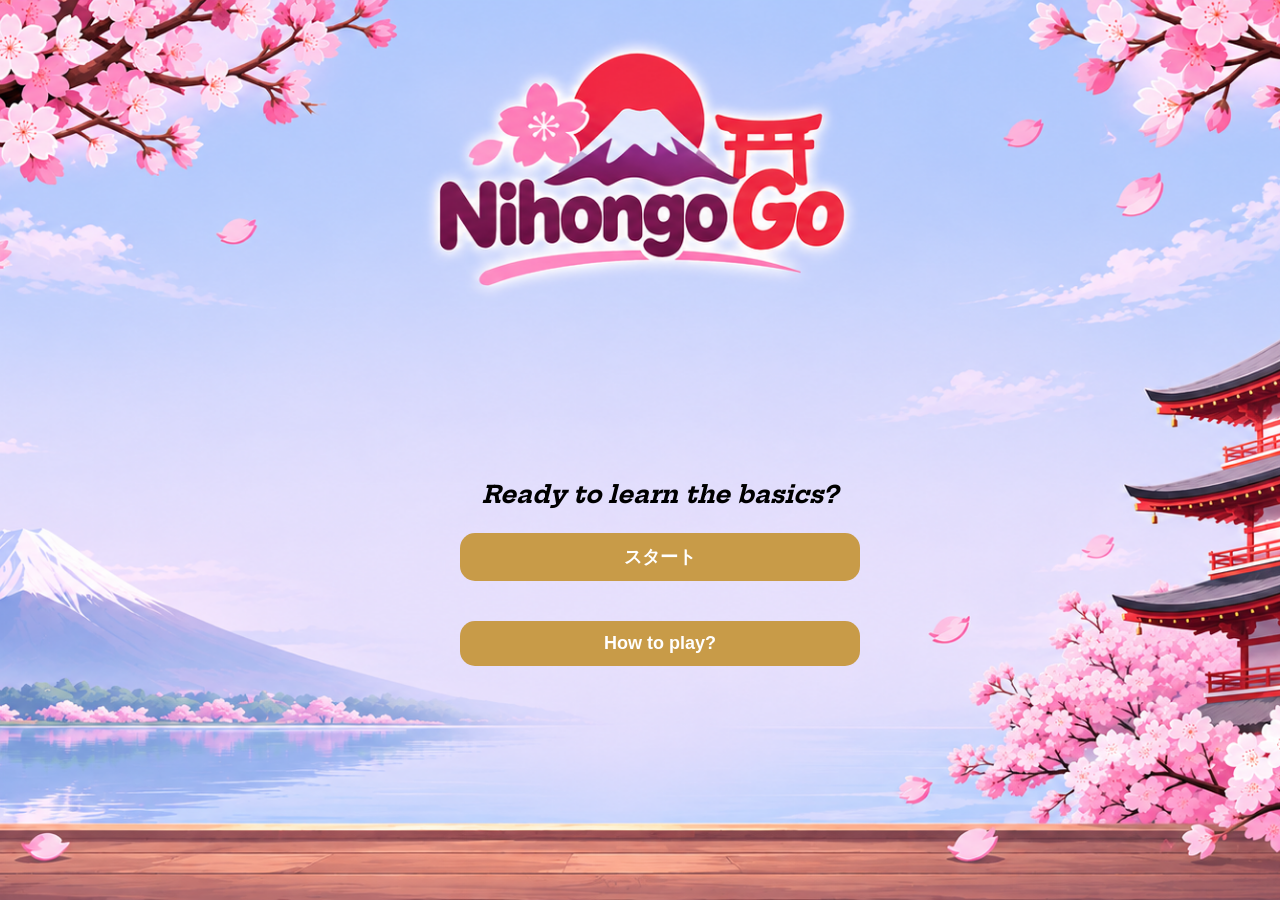
<file: index.html>
<!DOCTYPE html>
<html lang="en">
<head>
    <meta charset="UTF-8">
    <meta name="viewport" content="width=device-width, initial-scale=1.0">
    <title>Nihongo go</title>
    <link rel="stylesheet" href="style.css">
    <link rel="preconnect" href="https://fonts.googleapis.com">
    <link rel="icon" type="png" href="assets/cube.png">
    <script src="script.js" defer></script>
    <link rel="preconnect" href="https://fonts.gstatic.com" crossorigin>
    <link href="https://fonts.googleapis.com/css2?family=Hepta+Slab:wght@1..900&display=swap" rel="stylesheet">
</head>

<!-- made audio element -->
<!-- <audio autoplay id="bg-music" loop>
    <source src="./assets/Study_Relax.mp3" type="audio/mp3">
</audio> -->

<body>
    <section id="home-page">
        <main class="home-container">
            <div class="button-container">         
                <h2><i>Ready to learn the basics?</i></h2>
                <a href="index2.html" class="startbtn"><button><b>スタート</b></button></a>
                <br>
                <br>
                <button class="how"><b>How to play?</b></button>

                <div class="how popup hidden" id="how-popup">

                    <div class="how-box">
                        <button id="close-how" class="close-how">x</button>
                        <h2>How to Play</h2>
                        <p>Welcome to Nihongo GO test!</p>
                        <p>Answer 10 questions of basic japanese words</p>
                        <p>Use 'Next' to move to the next question and 'Back' to return to the previous one</p>
                        <p>If you scored 6 and above you will pass and you will have different questions! But if you got 5 and less you will fail and review.</p>
                        <p>がんばって! Good luck!</p>
                    </div>
                </div>
            </div>
        </main>
    </section> 
</body>
</html>
</file>
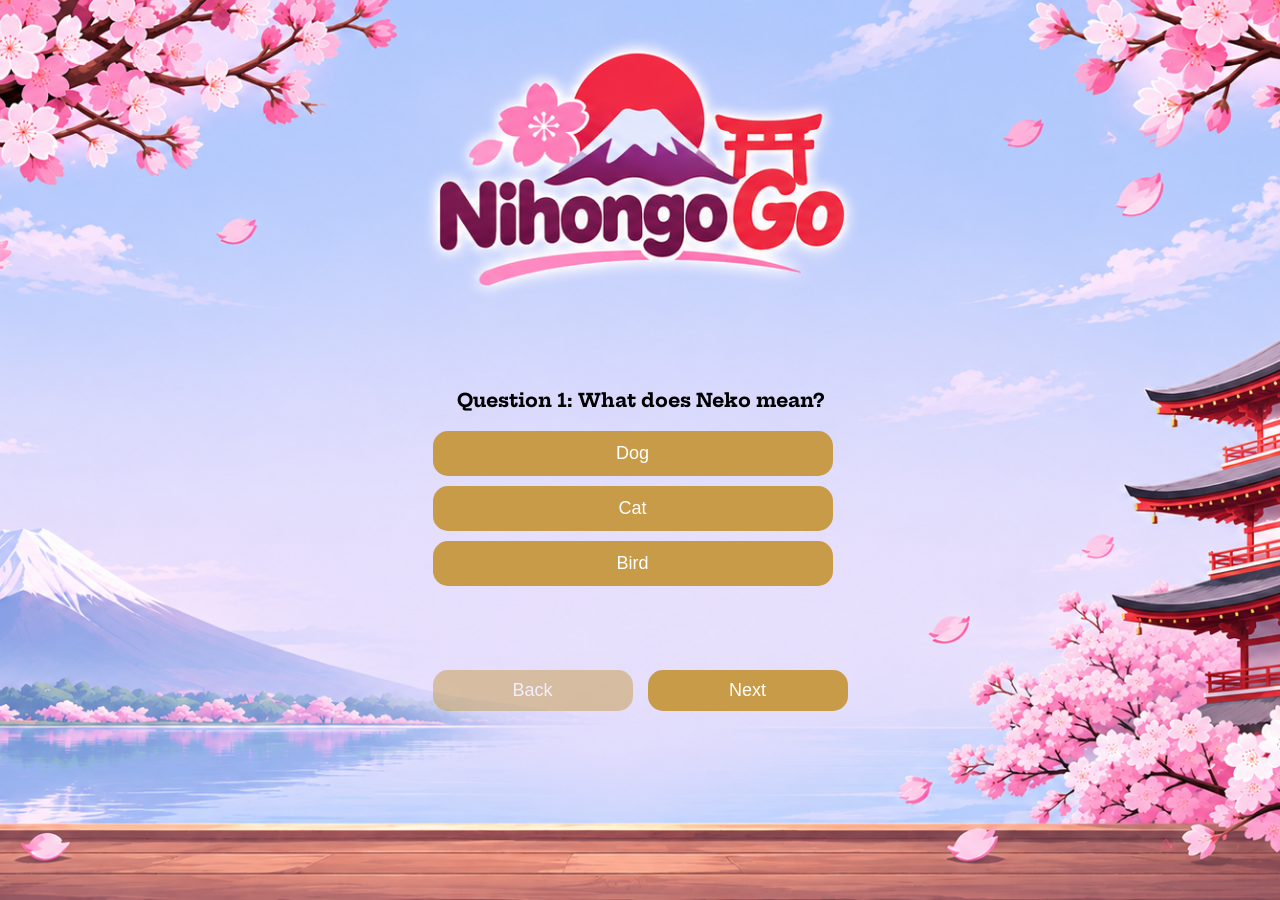
<file: index2.html>
<!DOCTYPE html>
<html lang="en">
<head>
    <meta charset="UTF-8">
    <meta name="viewport" content="width=device-width, initial-scale=1.0">
    <title>Nihongo go</title>

    <link rel="stylesheet" href="style.css">
    <script src="script.js" defer></script>
    <link rel="preconnect" href="https://fonts.googleapis.com">
    <link rel="preconnect" href="https://fonts.gstatic.com" crossorigin>

    <link rel="icon" type="image/png" href="assets/cube.png">

    <link href="https://fonts.googleapis.com/css2?family=Hepta+Slab:wght@1..900&display=swap" rel="stylesheet">
</head>

<!-- <audio autoplay id="bg-music" loop>
    <source src="./assets/桜の季節.mp3" type="audio/mp3">
</audio> -->

<body>

    <main>
        <section id="quiz-page">

            <div class="question">
                <h3>Question 1: What does Neko mean?</h3>

                <div class="options">
                    <button type="button">Dog</button>
                    <button type="button">Cat</button>
                    <button type="button">Bird</button>
                </div>
            </div>

            <div class="question hidden">
                <h3>Question 2: Arigatou means Thank you.</h3>

                <div class="options">
                    <button type="button">True</button>
                    <button type="button">False</button>
                </div>
            </div>

            <div class="question hidden">
                <h3>Question 3: How do you say "Good Morning"?</h3>

                <div class="options">
                    <button type="button">Konbanwa</button>
                    <button type="button">Ohayou</button>
                    <button type="button">Sayounara</button>
                </div>
            </div>

            <div class="question hidden">
                <h3>Question 4: How to say "Yes"?</h3>

                <div class="options">
                    <button type="button">Hai</button>
                    <button type="button">iie</button>
                    <button type="button">Kami</button>
                </div>
            </div>

            <div class="question hidden">
                <h3>Question 5: Mizu means a drink, but what is it?</h3>

                <div class="options">
                    <button type="button">Soda</button>
                    <button type="button">Milk</button>
                    <button type="button">Water</button>
                </div>
            </div>

            <div class="question hidden">
                <h3>Question 6: what is the Kanji letter for "Nihon"?</h3>

                <div class="options">
                    <button type="button">さくら</button>
                    <button type="button">日本</button>
                    <button type="button">東京</button>
                </div>
            </div>

            <div class="question hidden">
                <h3>Question 7: How do you say "Teacher" or "Professor"?</h3>

                <div class="options">
                    <button type="button">Samurai</button>
                    <button type="button">Sora</button>
                    <button type="button">Sensei</button>
                </div>
            </div>

            <div class="question hidden">
                <h3>Question 8: "O genki desu ka?" means "I don't know"</h3>

                <div class="options">
                    <button type="button">True</button>
                    <button type="button">False</button>
                </div>
            </div>

            <div class="question hidden">
                <h3>Question 9: "Sumimasen" means "goodbye".</h3>

                <div class="options">
                    <button type="button">True</button>
                    <button type="button">False</button>
                </div>
            </div>

            <div class="question hidden">
                <h3>Question 10: "Mata Ashita" means "See you tomorrow".</h3>

                <div class="options">
                    <button type="button">True</button>
                    <button type="button">False</button>
                </div>
            </div>
            <br>
            <br>   
            <br>
        <div class="nav-buttons">
            <button type="button" id="backbtn">Back</button>
            <button type="button" id="nextbtn">Next</button>
        </div>

        </section>
    </main>

</body>
</html>
</file>
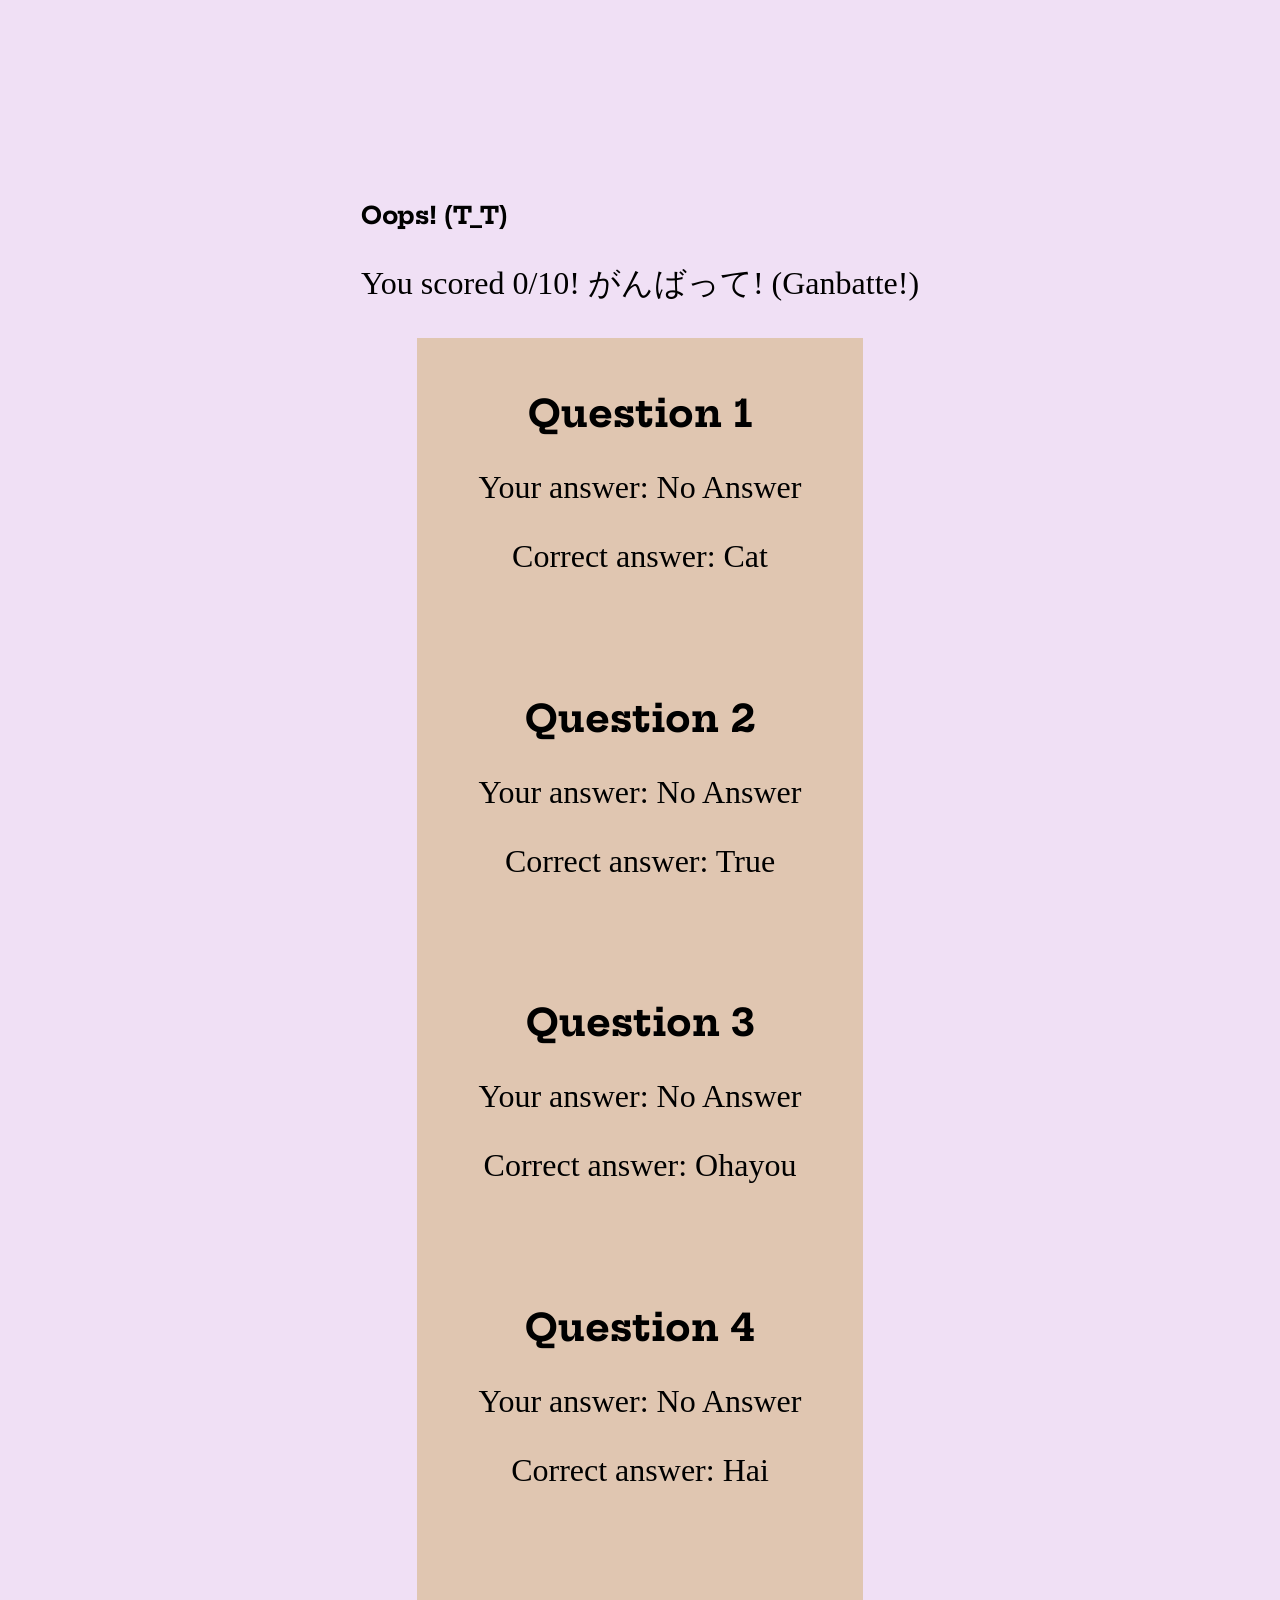
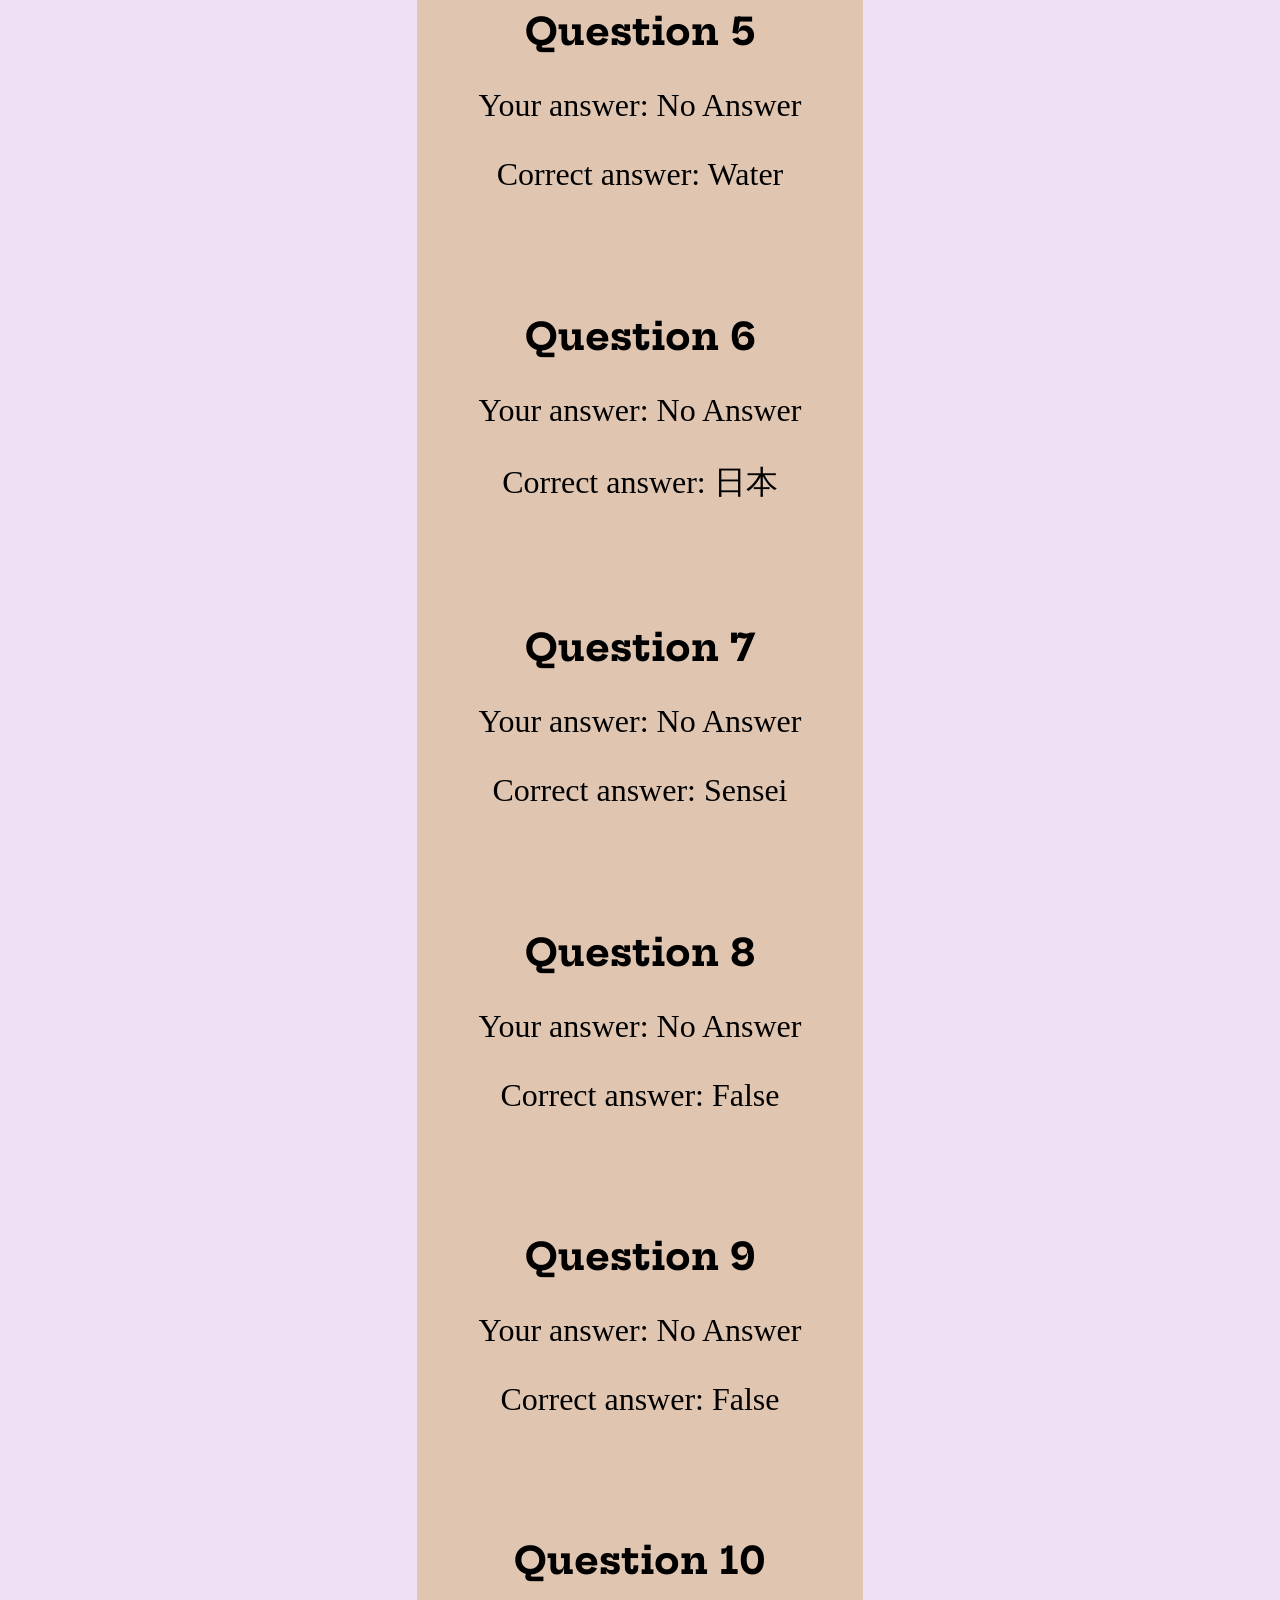
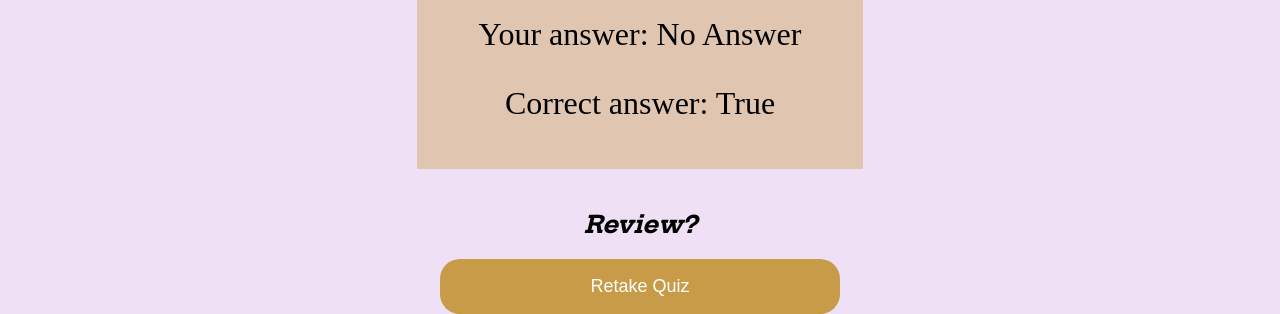
<file: index3.html>
<!DOCTYPE html>
<html lang="en">
<head>
    <meta charset="UTF-8">
    <meta name="viewport" content="width=device-width, initial-scale=1.0">
    <title>Nihongo go</title>
    <link rel="stylesheet" href="style.css">
    <link rel="preconnect" href="https://fonts.googleapis.com">
    <link rel="icon" type="png" href="assets/cube.png">
    <script src="script.js" defer></script>
    <link rel="preconnect" href="https://fonts.gstatic.com" crossorigin>
    <link href="https://fonts.googleapis.com/css2?family=Hepta+Slab:wght@1..900&display=swap" rel="stylesheet">
</head>

<body class="result">
    <main>
        <section id="result-page">
            <div class="result-container">
                <h2 id="result-title"></h2>
                <p id="result-message"></p>
                <div id="review-list"></div>
            </div>

            <div class="button-container">         
                <h2><i>Review?</i></h2>
                <button id="play-again" class="startbtn"><b>Retake Quiz</b></button>
                <!-- <a href="index2.html" class="startbtn"><button><b>Play Again</b></button></a> -->
            </div>
        </section>
    </main> 
</body>
</html>
</file>
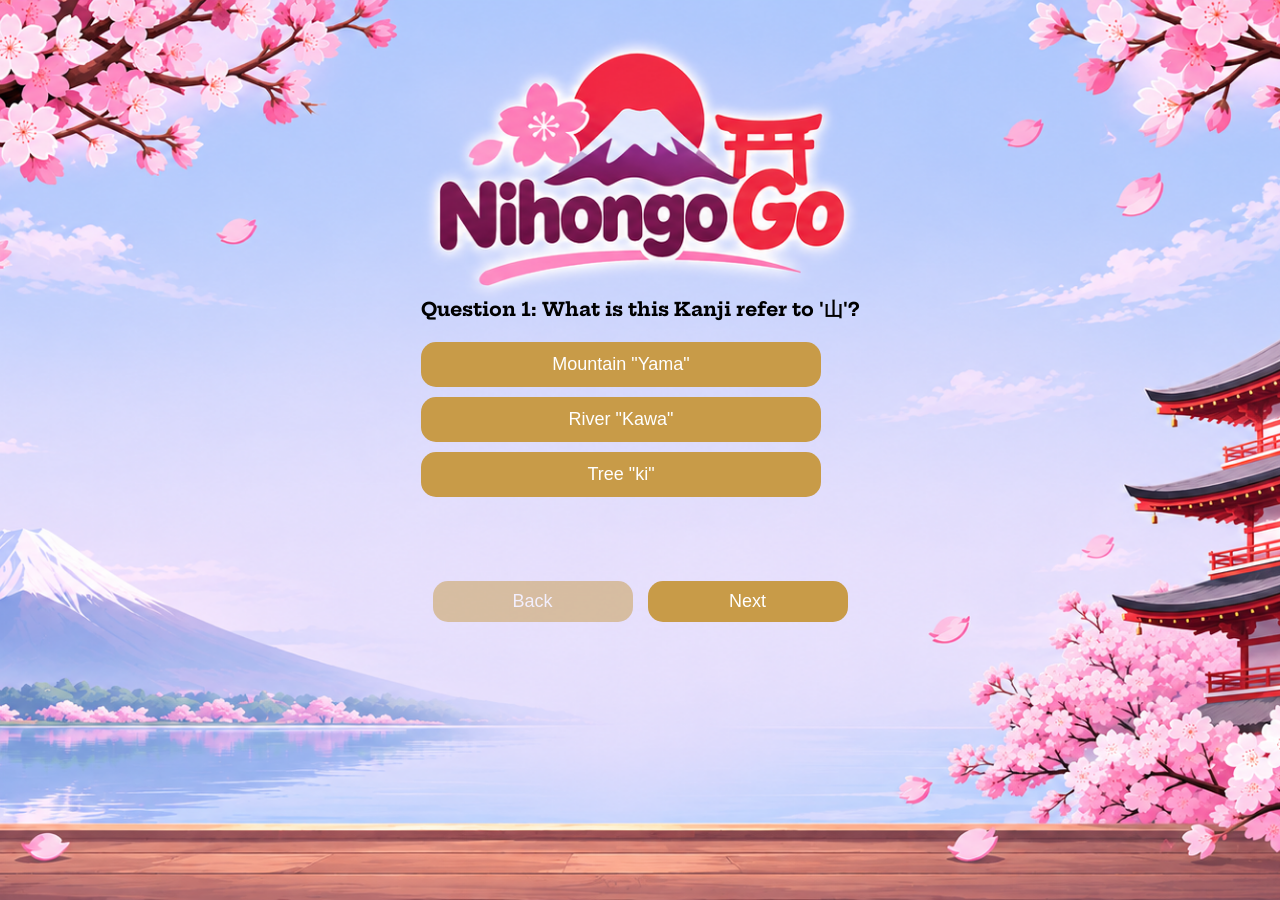
<file: index5.html>
<!DOCTYPE html>
<html lang="en">
<head>
    <meta charset="UTF-8">
    <meta name="viewport" content="width=device-width, initial-scale=1.0">
    <title>Nihongo go</title>

    <link rel="stylesheet" href="style.css">
    <script src="script.js" defer></script>
    <link rel="preconnect" href="https://fonts.googleapis.com">
    <link rel="preconnect" href="https://fonts.gstatic.com" crossorigin>

    <link rel="icon" type="image/png" href="assets/cube.png">

    <link href="https://fonts.googleapis.com/css2?family=Hepta+Slab:wght@1..900&display=swap" rel="stylesheet">
</head>

<!-- <audio autoplay id="bg-music" loop>
    <source src="./assets/桜の季節.mp3" type="audio/mp3">
</audio> -->

<body>

    <main>
        <section id="quiz-page2">

            <div class="question2">
                <h3>Question 1: What is this Kanji refer to '山'?</h3>

                <div class="options2">
                    <button type="button">Mountain "Yama"</button>
                    <button type="button">River "Kawa"</button>
                    <button type="button">Tree "ki"</button>
                </div>
            </div>

            <div class="question2 hidden">
                <h3>Question 2: 'Usagi' means Dog.</h3>

                <div class="options2">
                    <button type="button">True</button>
                    <button type="button">False</button>
                </div>
            </div>

            <div class="question2 hidden">
                <h3>Question 3: How do you say "Don't Worry"?</h3>

                <div class="options2">
                    <button type="button">Ohayou</button>
                    <button type="button">Daijoubu</button>
                    <button type="button">Arigatou</button>
                </div>
            </div>

            <div class="question2 hidden">
                <h3>Question 4: This Kanji letter '本' refer to ..</h3>

                <div class="options2">
                    <button type="button">Sun</button>
                    <button type="button">Child</button>
                    <button type="button">Book</button>
                </div>
            </div>

            <div class="question2 hidden">
                <h3>Question 5: What is Onigiri 'おにぎり'?</h3>

                <div class="options2">
                    <button type="button">Rice balls</button>
                    <button type="button">Sushi</button>
                    <button type="button">Candy</button>
                </div>
            </div>

            <div class="question2 hidden">
                <h3>Question 6: Which one is 'Apple'?</h3>

                <div class="options2">
                    <button type="button">Tamago "たまご"</button>
                    <button type="button">Niku "にく"</button>
                    <button type="button">Ringo "りんご"</button>
                </div>
            </div>

            <div class="question2 hidden">
                <h3>Question 7: 'Kawaii' means Cute</h3>

                <div class="options2">
                    <button type="button">True</button>
                    <button type="button">False</button>
                </div>
            </div>

            <div class="question2 hidden">
                <h3>Question 8: 'Oyasumi nasai' means Good Night</h3>

                <div class="options2">
                    <button type="button">True</button>
                    <button type="button">False</button>
                </div>
            </div>

            <div class="question2 hidden">
                <h3>Question 9: What does 'Hana' means?</h3>

                <div class="options2">
                    <button type="button">Rain</button>
                    <button type="button">Flower</button>
                    <button type="button">Leaf</button>
                </div>
            </div>

            <div class="question2 hidden">
                <h3>Question 10 (CHALLENGE): What kanji letter refers to forest 'Mori'</h3>

                <div class="options2">
                    <button type="button">林</button>
                    <button type="button">森</button>
                    <button type="button">木</button>
                </div>
            </div>
            <br>
            <br>   
            <br>
        <div class="nav-buttons">
            <button type="button" id="backbtn">Back</button>
            <button type="button" id="nextbtn2">Next</button>
        </div>

        </section>
    </main>

</body>
</html>
</file>
<file: style.css>
body {
    margin: 0;
    min-height: 100vh;
    max-width: 100vw;
    box-sizing: border-box;
    background-image: url(assets/ready\ background.png);
    background-size: cover;
    background-position: top;
    background-repeat: no-repeat;
    display: flex;
    flex-flow: column wrap;
    align-items: center;
    align-content: center;
    justify-content: center;
    }

body.result {
    background-image: none;
    background-color: #f0e0f5;

}

.home-container {
    max-height: 20vh;
    width: 100%;
    display: flex;
    flex-direction: column;
    justify-content: center;
    align-items: center;
    align-content: center;
    text-align: center;
    gap: 15px;
    padding: 20px;
    margin-top: 25vh;
}


button {
    background-color: #c89b48;
    width: 400px;
    padding: 12px;
    border: none;
    border-radius: 15px;
    color: white;
    font-size: 18px;
    cursor: pointer;
    transition: all;
}


.button-container {
    display: flex;
    flex-direction: column;
    justify-content: center;
    align-content: center;
    align-items: center;
    text-align: center;
}

h2 {
  font-family: "Hepta Slab", serif;
  font-optical-sizing: auto;
  font-style: normal;
}

h3 {
  font-family: "Hepta Slab", serif;
  font-optical-sizing: auto;
  font-style: normal;
  align-items: center;
  text-align: center;
}

.options {
    display: flex;
    flex-direction: column;
    gap: 10px;
}

.options2 {
    display: flex;
    flex-direction: column;
    gap: 10px;
}


.startbtn {
    display: block;
    text-decoration: none;
    text-align: center;
    width: 400px;
    padding: 1%;
    border: none;
    border-radius:0%;
    color: white;
    font-size: 18px;
    cursor: pointer;

}
.startbtn button {
     display: block;
    text-decoration: none;
    text-align: center;
    width: 100;
}
.startbtn:hover button {
    background-color: #c94c64;
}
.startbtn:hover {
    background-color: #c94c64;
    color: white;
    border-radius: 15px;

}

/* .how:hover{
    background-color: #c94c64;
    color: white;
}  */

button.how:hover {
    background-color: #c94c64;
    color: white;
}

#result-message {
    display: flex;
    /* text-align: center; */
    font-size: 200%;
    /* justify-content: center;
    justify-items: center; */
}

.result-container {
    margin-top: 200px;
}


/* .question {
    display: none;
} */

.question2 {
    margin-top: 10px;
}

.question.active {
    display: block;
}

.hidden {
    display: none;
}


#nextbtn:hover {
    background-color: #c94c64;
}

#backbtn:hover {
    background-color: #c94c64;
}
 
#backbtn:disabled {
    cursor: not-allowed;
    opacity: 0.5;
}

.nav-buttons {
    display: flex;
    flex-direction: row;
    gap: 15px;
    justify-content: center;
    justify-items: center;
    margin-top: 30px;
}

.nav-buttons button {
    width: 200px;
    padding: 10px;
}

#quiz-page {
    margin-top: 200px;
}

#button:hover {
    background-color: #c94c64;
    color: white;
}


.popup {
    position: fixed;
    top: 0;
    left: 0;
    width: 100%;
    height: 100%;
    background-color:#c94c64;
    display: flex;
    justify-content: center;
    align-items: center;
    z-index: 1000;
}

.how-box {
    background-color: white;
    text-align: center;
    box-sizing: border-box;
    border-radius: 15px;
    padding: 30px;
    max-width: 80%;
    position: relative;
    font-size: larger;
}

.how-box p {
    line-height: 1.5
}

.close-how {
    position: absolute;
    top: 10px;
    right: 15px;
    width: 35px;
    height: 35px;
    font-size: 30px;
    border: none;
    border-radius: 50%;
    cursor: pointer;
    z-index: 1000;
}
#close-how {
    line-height: 0%;
}

.close-how:hover {
    background: none;
    color: #c94c64;
}
.popup.hidden {
    display: none;
}

/* #Submit:hover{
    background: none;
    color: #c94c64;
} */


#review-list {
    background-color: rgba(201, 157, 76, 0.4);
    text-align: center;
    margin: auto;
    width: 80%;
    max-width: 600px;
    font-size: 200%;
    font-style: normal;
}

#review-list div {
    padding: 15px;
    margin: 20px 0;
    border: 15px;
}

#review-list h3 {
    margin-bottom: 15px;
}
#review-list p {
    margin-bottom: 10px 0;
}

#play-again {
    display: block;
    text-decoration: none;
    text-align: center;
    font-size: larger;
    width: 400px;
    padding: 3%;
    border: none;
    border-radius: 20px;
    color: white;
    font-size: 18px;
    cursor: pointer;
}


.options button.selected,
.options2 button.selected {
    background-color: #c94c64;
    color: white;
}

.options2 button:hover {
    background-color: #c94c64;
}

#nextbtn2:hover {
    background-color: #c94c64;
}
</file>
